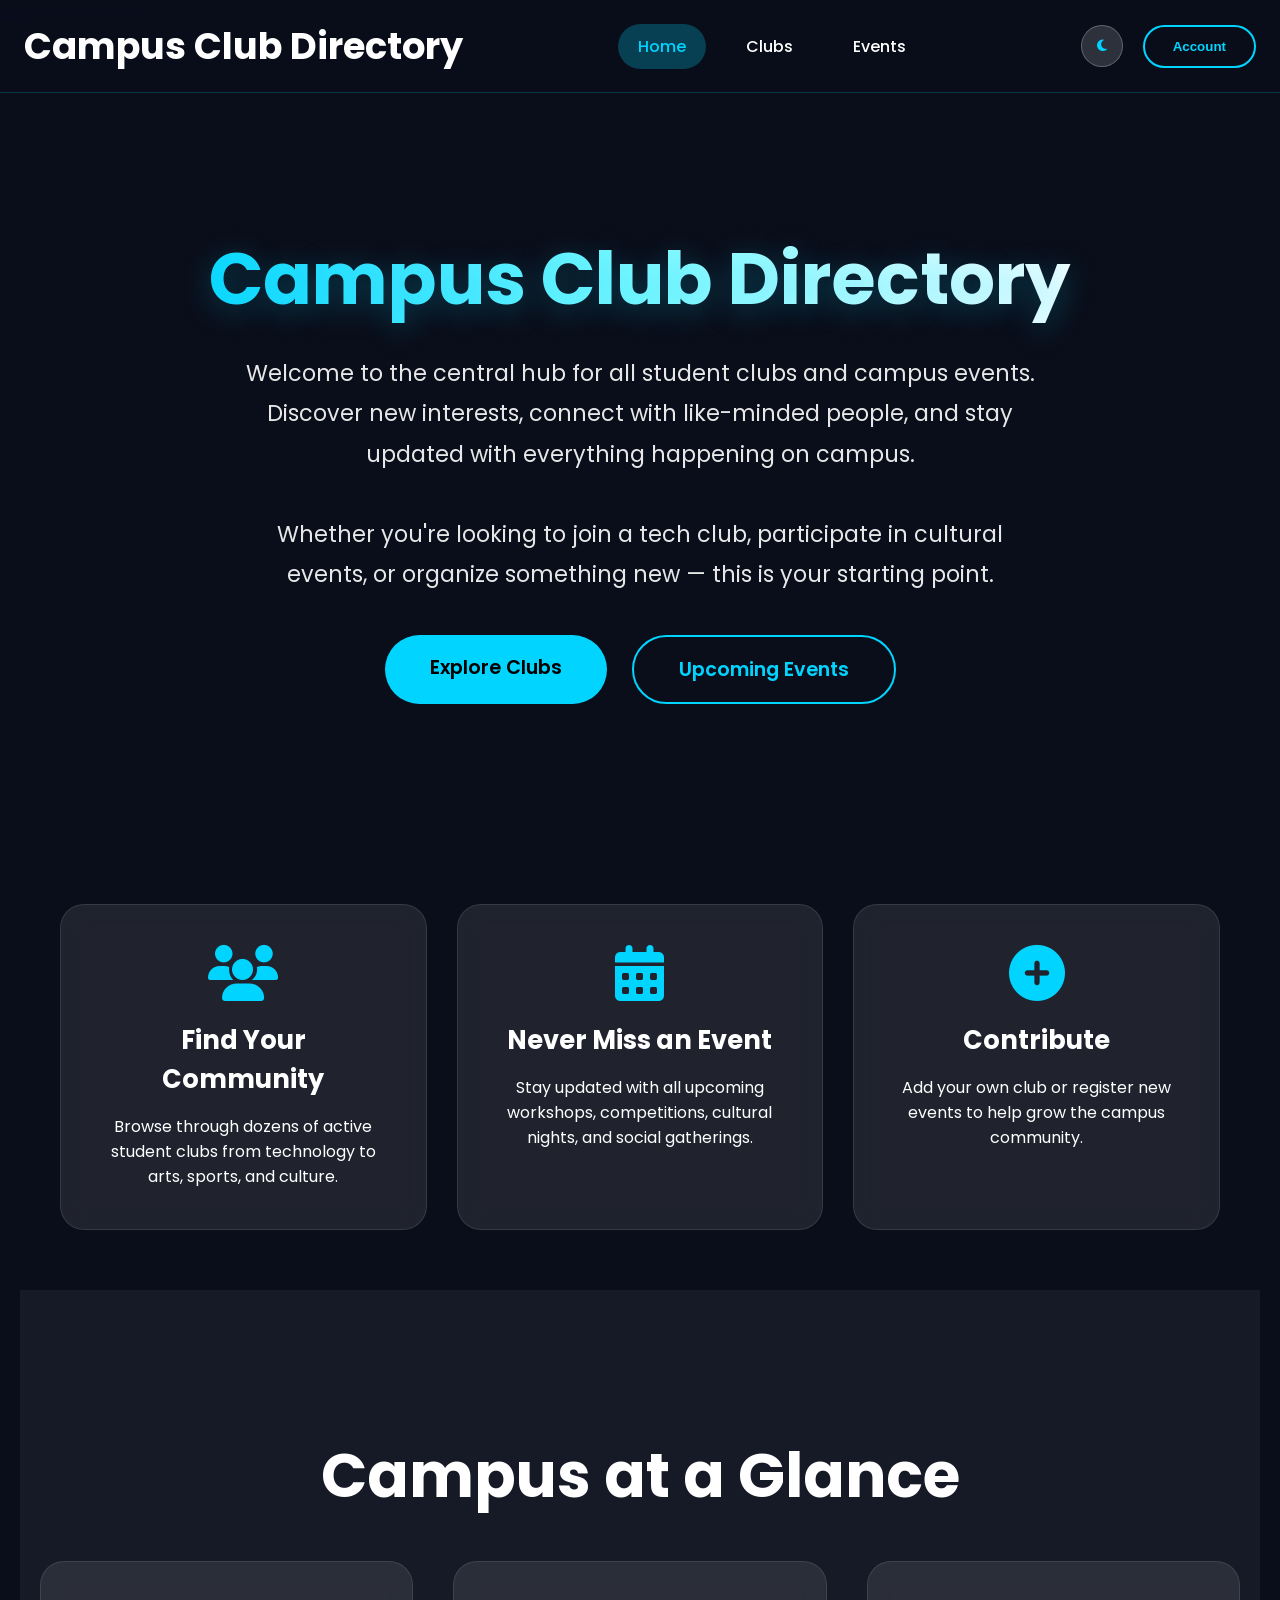
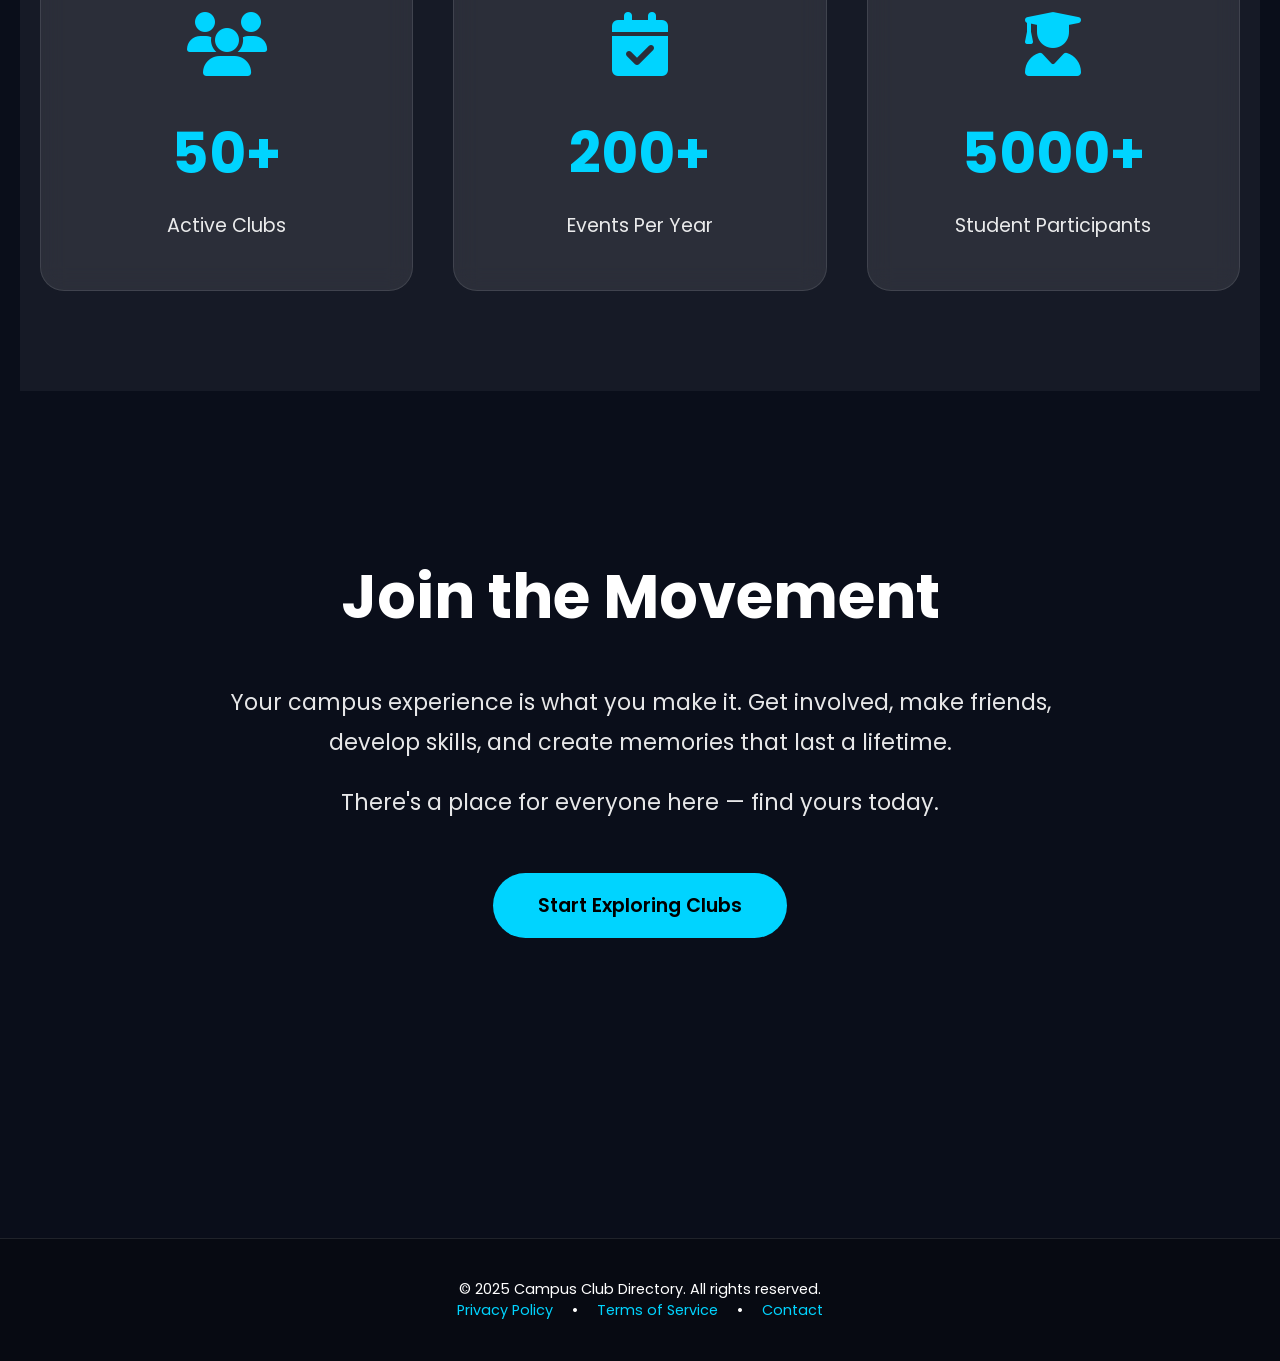
<file: index.html>
<!DOCTYPE html>
<html lang="en">
<head>
  <meta charset="UTF-8" />
  <meta name="viewport" content="width=device-width, initial-scale=1.0"/>
  <title>Campus Club Directory</title>
  <link rel="stylesheet" href="https://cdnjs.cloudflare.com/ajax/libs/font-awesome/6.5.0/css/all.min.css"/>
  <link href="https://fonts.googleapis.com/css2?family=Poppins:wght@400;500;600;700&display=swap" rel="stylesheet">

  <link rel="stylesheet" href="style.css">
</head>
<body>

  <!-- Navigation -->
  <nav>
    <div class="nav-container">
      <div class="logo">Campus Club Directory</div>
      <button class="hamburger" id="hamburger">
        <span></span><span></span><span></span>
      </button>
      
      <div class="nav-links" id="navLinks">
        <a href="index.html" class="active">Home</a>
        <a href="clubs.html">Clubs</a>
        <a href="events.html">Events</a>
      </div>
      <div style="display:flex;align-items:center;gap:20px">
        <button class="icon-btn" id="themeToggle" aria-label="Toggle theme">
          <i class="fas fa-moon"></i>
        </button>
        <button class="account-btn" onclick="openModal('authModal')">Account</button>
        <span class="user-name" id="userWelcome"></span>
      </div>
    </div>
  </nav>

  <div class="mobile-menu" id="mobileMenu">
    <a href="index.html">Home</a>
    <a href="clubs.html">Clubs</a>
    <a href="events.html">Events</a>
  </div>

  <!-- Home Section -->
  <section id="home" class="section active">
    <div class="hero">
      <h1>Campus Club Directory</h1>
      <p>Welcome to the central hub for all student clubs and campus events. Discover new interests, connect with like-minded people, and stay updated with everything happening on campus.</p>
      <p>Whether you're looking to join a tech club, participate in cultural events, or organize something new — this is your starting point.</p>
      <div class="cta-buttons">
        <a class="btn btn-primary" href="clubs.html">Explore Clubs</a>
        <a class="btn btn-outline" href="events.html">Upcoming Events</a>
      </div>
    </div>

    <div class="features">
      <div class="feature-card">
        <i class="fas fa-users"></i>
        <h3>Find Your Community</h3>
        <p>Browse through dozens of active student clubs from technology to arts, sports, and culture.</p>
      </div>
      <div class="feature-card">
        <i class="fas fa-calendar-alt"></i>
        <h3>Never Miss an Event</h3>
        <p>Stay updated with all upcoming workshops, competitions, cultural nights, and social gatherings.</p>
      </div>
      <div class="feature-card">
        <i class="fas fa-plus-circle"></i>
        <h3>Contribute</h3>
        <p>Add your own club or register new events to help grow the campus community.</p>
      </div>
    </div>

    <div class="stats-container">
      <h2>Campus at a Glance</h2>
      <div class="stats-grid">
        <div class="stat-card">
          <i class="fas fa-users"></i>
          <h3>50+</h3>
          <p>Active Clubs</p>
        </div>
        <div class="stat-card">
          <i class="fas fa-calendar-check"></i>
          <h3>200+</h3>
          <p>Events Per Year</p>
        </div>
        <div class="stat-card">
          <i class="fas fa-user-graduate"></i>
          <h3>5000+</h3>
          <p>Student Participants</p>
        </div>
      </div>
    </div>

    <div class="closing-section">
      <h2>Join the Movement</h2>
      <p>Your campus experience is what you make it. Get involved, make friends, develop skills, and create memories that last a lifetime.</p>
      <p>There's a place for everyone here — find yours today.</p>
      <div class="cta-buttons">
        <a class="btn btn-primary" href="clubs.html">Start Exploring Clubs</a>
        
      </div>
    </div>
  </section>

  

  <!-- Club Modal -->
  <div id="clubModal" class="modal">
    <div class="modal-content">
      <span class="close-modal" onclick="closeModal('clubModal')">×</span>
      <h2 id="clubName"></h2>
      <div class="modal-info">
        <p><strong>President:</strong> <span id="clubPresident"></span></p>
        <p><strong>Members:</strong> <span id="clubMembers"></span></p>
        <p><strong>Founded:</strong> <span id="clubFounded"></span></p>
        <p id="clubDesc" style="margin-top:25px"></p>
      </div>
      <div class="social-links">
        <h3>Connect With Us</h3>
        <a href="#" id="clubTelegram" target="_blank"><i class="fab fa-telegram"></i> Join Telegram Channel</a>
        <a href="#" id="clubLinkedin" target="_blank"><i class="fab fa-linkedin"></i> Follow on LinkedIn</a>
      </div>
      <button class="btn btn-primary" style="width:100%;padding:16px;margin-top:20px">Join Club</button>
    </div>
  </div>

  <!-- Event Modal -->
  <div id="eventModal" class="modal">
    <div class="modal-content">
      <span class="close-modal" onclick="closeModal('eventModal')">×</span>
      <h2 id="eventName"></h2>
      <div class="modal-info">
        <p><strong>Date:</strong> <span id="eventDate"></span></p>
        <p><strong>Time:</strong> <span id="eventTime"></span></p>
        <p><strong>Location:</strong> <span id="eventLocation"></span></p>
        <p style="margin-top:20px" id="eventDesc"></p>
      </div>
      <button class="btn btn-primary" style="width:100%;padding:16px;margin-top:25px">RSVP Now</button>
    </div>
  </div>

  <!-- Add Modal -->
  <div id="addModal" class="modal">
    <div class="modal-content">
      <span class="close-modal" onclick="closeModal('addModal')">×</span>
      <h2 id="addModalTitle">Add New Club</h2>
      <form id="addForm">
        <input type="text" id="addName" placeholder="Name" required />
        <textarea id="addDesc" placeholder="Description" required></textarea>
        <input type="text" id="addExtra1" placeholder="President Name / Date" required />
        <input type="text" id="addExtra2" placeholder="Members / Time" />
        <input type="text" id="addExtra3" placeholder="Founded / Location" />
        <select id="addTopic">
          <option value="Technology">Technology</option>
          <option value="Arts">Arts</option>
          <option value="Sports">Sports</option>
          <option value="Culture">Culture</option>
          <option value="Entrepreneurship">Entrepreneurship</option>
          <option value="Environment">Environment</option>
          <option value="Other">Other</option>
        </select>
        <input type="text" id="addTelegram" placeholder="Telegram Link (optional)" />
        <input type="text" id="addLinkedin" placeholder="LinkedIn Link (optional)" />
        <input type="hidden" id="addType" value="club">
        <button type="submit" class="btn btn-primary" style="width:100%;padding:16px;margin-top:15px">Add</button>
      </form>
    </div>
  </div>

  <!-- Auth Modal -->
  <div id="authModal" class="modal">
    <div class="modal-content">
      <span class="close-modal" onclick="closeModal('authModal')">×</span>
      <h2 id="modalTitle">Welcome Back!</h2>
      <form id="authForm">
        <input type="text" id="username" placeholder="Username" required />
        <div id="emailField" style="display:none">
          <input type="email" id="email" placeholder="Email" />
        </div>
        <input type="password" id="password" placeholder="Password" required />
        <button type="submit">Login</button>
      </form>
      <p style="margin-top:20px">
        <a href="#" onclick="switchMode()">Don't have an account? Sign Up</a>
      </p>
    </div>
  </div>

  <!-- Footer -->
  <footer>
    <p>© 2025 Campus Club Directory. All rights reserved.</p>
    <p>
      <a href="#">Privacy Policy</a> • 
      <a href="#">Terms of Service</a> • 
      <a href="#">Contact</a>
    </p>
  </footer>

    <script src="script.js"></script>
</body>
</html>
</file>
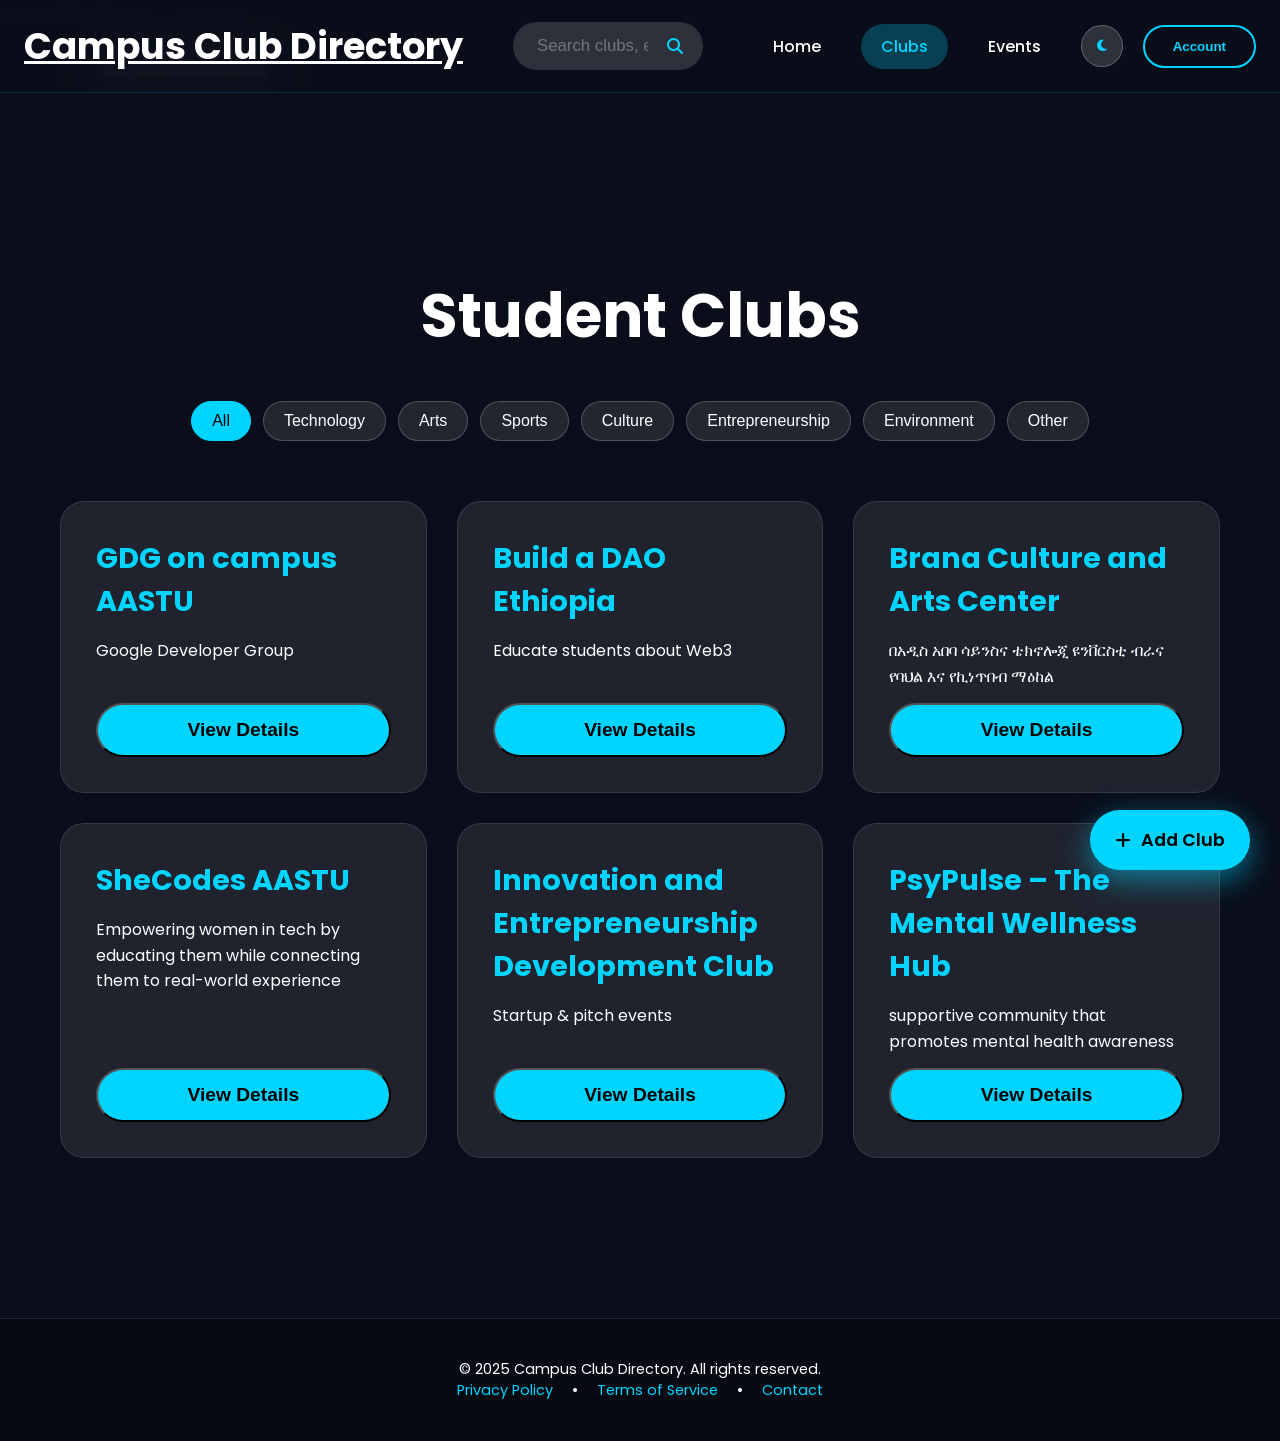
<file: clubs.html>
<!DOCTYPE html>
<html lang="en">
<head>
  <meta charset="UTF-8" />
  <meta name="viewport" content="width=device-width, initial-scale=1.0"/>
  <title>Clubs • Campus Club Directory</title>
  <link rel="stylesheet" href="https://cdnjs.cloudflare.com/ajax/libs/font-awesome/6.5.0/css/all.min.css"/>
  <link href="https://fonts.googleapis.com/css2?family=Poppins:wght@400;500;600;700&display=swap" rel="stylesheet">
  <link rel="stylesheet" href="style.css">
</head>
<body>
  <!-- Navigation -->
  <nav>
    <div class="nav-container">
      <a class="logo" href="index.html">Campus Club Directory</a>
      <button class="hamburger" id="hamburger">
        <span></span><span></span><span></span>
      </button>
      <div class="search-box">
        <input type="text" id="searchInput" placeholder="Search clubs, events..." />
        <i class="fas fa-search search-icon"></i>
      </div>
      <div class="nav-links" id="navLinks">
        <a href="index.html">Home</a>
        <a href="clubs.html" class="active">Clubs</a>
        <a href="events.html">Events</a>
      </div>
      <div style="display:flex;align-items:center;gap:20px">
        <button class="icon-btn" id="themeToggle" aria-label="Toggle theme">
          <i class="fas fa-moon"></i>
        </button>
        <button class="account-btn" onclick="openModal('authModal')">Account</button>
        <span class="user-name" id="userWelcome"></span>
      </div>
    </div>
  </nav>

  <div class="mobile-menu" id="mobileMenu">
    <a href="index.html">Home</a>
    <a href="clubs.html">Clubs</a>
    <a href="events.html">Events</a>
    <div style="margin:30px auto;width:85%">
      <input type="text" id="mobileSearch" placeholder="Search..." />
    </div>
  </div>

  <!-- Clubs Section -->
  <section id="clubs" class="section active">
    <h2>Student Clubs</h2>
    <div class="filter-bar">
      <button class="topic-btn active" data-topic="all">All</button>
      <button class="topic-btn" data-topic="Technology">Technology</button>
      <button class="topic-btn" data-topic="Arts">Arts</button>
      <button class="topic-btn" data-topic="Sports">Sports</button>
      <button class="topic-btn" data-topic="Culture">Culture</button>
      <button class="topic-btn" data-topic="Entrepreneurship">Entrepreneurship</button>
      <button class="topic-btn" data-topic="Environment">Environment</button>
      <button class="topic-btn" data-topic="Other">Other</button>
    </div>
    <div class="cards" id="clubList"></div>
    <div class="add-btn" onclick="openAddModal('club')"><i class="fas fa-plus"></i> Add Club</div>
  </section>

  <!-- Club Modal -->
  <div id="clubModal" class="modal">
    <div class="modal-content">
      <span class="close-modal" onclick="closeModal('clubModal')">×</span>
      <h2 id="clubName"></h2>
      <div class="modal-info">
        <p><strong>President:</strong> <span id="clubPresident"></span></p>
        <p><strong>Members:</strong> <span id="clubMembers"></span></p>
        <p><strong>Founded:</strong> <span id="clubFounded"></span></p>
        <p id="clubDesc" style="margin-top:25px"></p>
      </div>
      <div class="social-links">
        <h3>Connect With Us</h3>
        <a href="#" id="clubTelegram" target="_blank"><i class="fab fa-telegram"></i> Join Telegram Channel</a>
        <a href="#" id="clubLinkedin" target="_blank"><i class="fab fa-linkedin"></i> Follow on LinkedIn</a>
      </div>
      <button class="btn btn-primary" style="width:100%;padding:16px;margin-top:20px">Join Club</button>
    </div>
  </div>

  <!-- Add Modal -->
  <div id="addModal" class="modal">
    <div class="modal-content">
      <span class="close-modal" onclick="closeModal('addModal')">×</span>
      <h2 id="addModalTitle">Add New Club</h2>
      <form id="addForm">
        <input type="text" id="addName" placeholder="Name" required />
        <textarea id="addDesc" placeholder="Description" required></textarea>
        <input type="text" id="addExtra1" placeholder="President Name" required />
        <input type="text" id="addExtra2" placeholder="Members (e.g. 100+)" />
        <input type="text" id="addExtra3" placeholder="Founded Year" />
        <select id="addTopic">
          <option value="Technology">Technology</option>
          <option value="Arts">Arts</option>
          <option value="Sports">Sports</option>
          <option value="Culture">Culture</option>
          <option value="Entrepreneurship">Entrepreneurship</option>
          <option value="Environment">Environment</option>
          <option value="Other">Other</option>
        </select>
        <input type="text" id="addTelegram" placeholder="Telegram Link (optional)" />
        <input type="text" id="addLinkedin" placeholder="LinkedIn Link (optional)" />
        <input type="hidden" id="addType" value="club">
        <button type="submit" class="btn btn-primary" style="width:100%;padding:16px;margin-top:15px">Add</button>
      </form>
    </div>
  </div>

  <!-- Auth Modal -->
  <div id="authModal" class="modal">
    <div class="modal-content">
      <span class="close-modal" onclick="closeModal('authModal')">×</span>
      <h2 id="modalTitle">Welcome Back!</h2>
      <form id="authForm">
        <input type="text" id="username" placeholder="Username" required />
        <div id="emailField" style="display:none">
          <input type="email" id="email" placeholder="Email" />
        </div>
        <input type="password" id="password" placeholder="Password" required />
        <button type="submit">Login</button>
      </form>
      <p style="margin-top:20px">
        <a href="#" onclick="switchMode()">Don't have an account? Sign Up</a>
      </p>
    </div>
  </div>

  <!-- Footer -->
  <footer>
    <p>© 2025 Campus Club Directory. All rights reserved.</p>
    <p>
      <a href="#">Privacy Policy</a> • 
      <a href="#">Terms of Service</a> • 
      <a href="#">Contact</a>
    </p>
  </footer>

  <script src="script.js"></script>
</body>
</html>
</file>
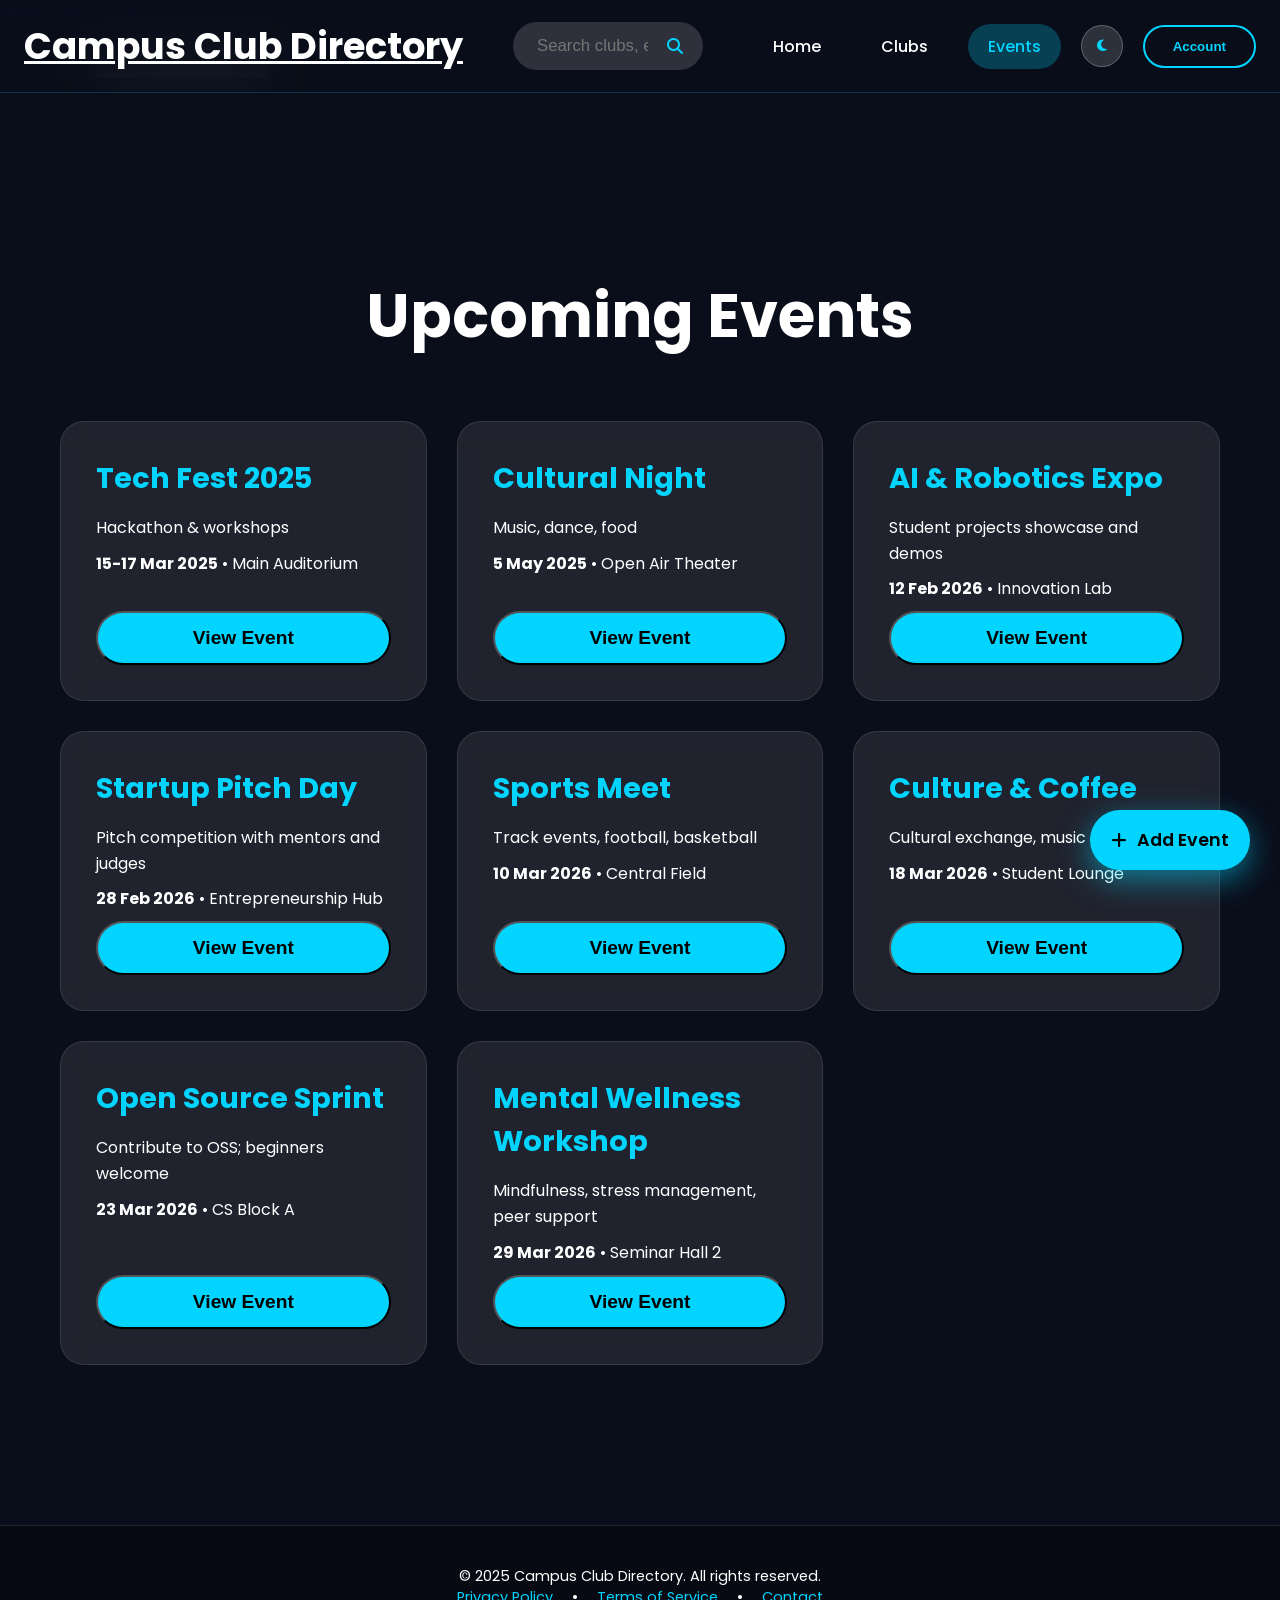
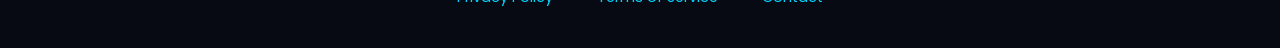
<file: events.html>
<!DOCTYPE html>
<html lang="en">
<head>
  <meta charset="UTF-8" />
  <meta name="viewport" content="width=device-width, initial-scale=1.0"/>
  <title>Events • Campus Club Directory</title>
  <link rel="stylesheet" href="https://cdnjs.cloudflare.com/ajax/libs/font-awesome/6.5.0/css/all.min.css"/>
  <link href="https://fonts.googleapis.com/css2?family=Poppins:wght@400;500;600;700&display=swap" rel="stylesheet">
  <link rel="stylesheet" href="style.css">
</head>
<body>
  <!-- Navigation -->
  <nav>
    <div class="nav-container">
      <a class="logo" href="index.html">Campus Club Directory</a>
      <button class="hamburger" id="hamburger">
        <span></span><span></span><span></span>
      </button>
      <div class="search-box">
        <input type="text" id="searchInput" placeholder="Search clubs, events..." />
        <i class="fas fa-search search-icon"></i>
      </div>
      <div class="nav-links" id="navLinks">
        <a href="index.html">Home</a>
        <a href="clubs.html">Clubs</a>
        <a href="events.html" class="active">Events</a>
      </div>
      <div style="display:flex;align-items:center;gap:20px">
        <button class="icon-btn" id="themeToggle" aria-label="Toggle theme">
          <i class="fas fa-moon"></i>
        </button>
        <button class="account-btn" onclick="openModal('authModal')">Account</button>
        <span class="user-name" id="userWelcome"></span>
      </div>
    </div>
  </nav>

  <div class="mobile-menu" id="mobileMenu">
    <a href="index.html">Home</a>
    <a href="clubs.html">Clubs</a>
    <a href="events.html">Events</a>
    <div style="margin:30px auto;width:85%">
      <input type="text" id="mobileSearch" placeholder="Search..." />
    </div>
  </div>

  <!-- Events Section -->
  <section id="events" class="section active">
    <h2>Upcoming Events</h2>
    <div class="cards" id="eventList"></div>
    <div class="add-btn" onclick="openAddModal('event')"><i class="fas fa-plus"></i> Add Event</div>
  </section>

  <!-- Event Modal -->
  <div id="eventModal" class="modal">
    <div class="modal-content">
      <span class="close-modal" onclick="closeModal('eventModal')">×</span>
      <h2 id="eventName"></h2>
      <div class="modal-info">
        <p><strong>Date:</strong> <span id="eventDate"></span></p>
        <p><strong>Time:</strong> <span id="eventTime"></span></p>
        <p><strong>Location:</strong> <span id="eventLocation"></span></p>
        <p style="margin-top:20px" id="eventDesc"></p>
      </div>
      <button class="btn btn-primary" style="width:100%;padding:16px;margin-top:25px">RSVP Now</button>
    </div>
  </div>

  <!-- Add Modal -->
  <div id="addModal" class="modal">
    <div class="modal-content">
      <span class="close-modal" onclick="closeModal('addModal')">×</span>
      <h2 id="addModalTitle">Register New Event</h2>
      <form id="addForm">
        <input type="text" id="addName" placeholder="Name" required />
        <textarea id="addDesc" placeholder="Description" required></textarea>
        <input type="text" id="addExtra1" placeholder="Date" required />
        <input type="text" id="addExtra2" placeholder="Time" />
        <input type="text" id="addExtra3" placeholder="Location" />
        <!-- hidden topic field remains for JS consistency -->
        <select id="addTopic" style="display:none">
          <option value="Other">Other</option>
        </select>
        <input type="text" id="addTelegram" placeholder="Telegram Link (optional)" />
        <input type="text" id="addLinkedin" placeholder="LinkedIn Link (optional)" />
        <input type="hidden" id="addType" value="event">
        <button type="submit" class="btn btn-primary" style="width:100%;padding:16px;margin-top:15px">Add</button>
      </form>
    </div>
  </div>

  <!-- Auth Modal -->
  <div id="authModal" class="modal">
    <div class="modal-content">
      <span class="close-modal" onclick="closeModal('authModal')">×</span>
      <h2 id="modalTitle">Welcome Back!</h2>
      <form id="authForm">
        <input type="text" id="username" placeholder="Username" required />
        <div id="emailField" style="display:none">
          <input type="email" id="email" placeholder="Email" />
        </div>
        <input type="password" id="password" placeholder="Password" required />
        <button type="submit">Login</button>
      </form>
      <p style="margin-top:20px">
        <a href="#" onclick="switchMode()">Don't have an account? Sign Up</a>
      </p>
    </div>
  </div>

  <!-- Footer -->
  <footer>
    <p>© 2025 Campus Club Directory. All rights reserved.</p>
    <p>
      <a href="#">Privacy Policy</a> • 
      <a href="#">Terms of Service</a> • 
      <a href="#">Contact</a>
    </p>
  </footer>

  <script src="script.js"></script>
</body>
</html>
</file>
<file: style.css>
:root {
  --primary: #00d4ff;
  --dark-bg: #0a0e1a;
  --light-bg: #f8fbff;
  --card-dark: rgba(255,255,255,0.09);
  --card-light: rgba(255,255,255,0.95);
}

* { margin:0; padding:0; box-sizing:border-box; }

body {
  font-family: 'Poppins', sans-serif;
  background: var(--dark-bg);
  color: #fff;
  min-height: 100vh;
  transition: all 0.5s ease;
  display: flex;
  flex-direction: column;
}

body.light {
  background: var(--light-bg);
  color: #1a1a2e;
}


/* Navigation (Flexbox) */

nav {
  position: fixed;
  top: 0; left: 0; right: 0;
  background: rgba(10,14,26,0.94);
  backdrop-filter: blur(20px);
  z-index: 1000;
  padding: 18px 0;
  border-bottom: 1px solid rgba(0,212,255,0.2);
}

body.light nav {
  background: rgba(255,255,255,0.95);
  border-bottom: 1px solid #e0e0e0;
}

.nav-container {
  max-width: 1400px;
  margin: 0 auto;
  padding: 0 24px;
  display: flex;
  align-items: center;
  justify-content: space-between;
  flex-wrap: wrap;
  gap: 20px;
}

.logo {
  font-size: 2.3rem;
  font-weight: 700;
  color: white;
}

body.light .logo { color: #1a1a2e; }

.hamburger {
  display: none;
  flex-direction: column;
  gap: 6px;
  background: none;
  border: none;
  cursor: pointer;
}

.hamburger span {
  width: 28px;
  height: 3px;
  background: white;
  border-radius: 3px;
  transition: 0.4s;
}

body.light .hamburger span { background: #333; }

.hamburger.active span:nth-child(1) { transform: rotate(45deg) translate(8px,8px); }
.hamburger.active span:nth-child(2) { opacity: 0; }
.hamburger.active span:nth-child(3) { transform: rotate(-45deg) translate(7px,-7px); }

.search-box {
  position: relative;
  flex: 1;
  max-width: 500px;
  margin: 0 30px;
}

#searchInput {
  width: 100%;
  padding: 14px 55px 14px 24px;
  border: none;
  border-radius: 50px;
  background: rgba(255,255,255,0.15);
  color: white;
  font-size: 1.05rem;
  outline: none;
}

body.light #searchInput {
  background: rgba(0,122,255,0.1);
  color: #333;
  border: 1px solid #cce5ff;
}

.search-icon {
  position: absolute;
  right: 20px;
  top: 50%;
  transform: translateY(-50%);
  color: var(--primary);
}

.nav-links {
  display: flex;
  gap: 20px;
}

.nav-links a {
  color: white;
  text-decoration: none;
  font-weight: 500;
  padding: 10px 20px;
  border-radius: 30px;
  transition: 0.3s;
  cursor: pointer;
}

body.light .nav-links a { color: #333; }

.nav-links a:hover,
.nav-links a.active {
  background: rgba(0,212,255,0.25);
  color: var(--primary);
}

.nav-right {
  display: flex;
  align-items: center;
  gap: 20px;
}

.account-btn {
  padding: 12px 28px;
  border-radius: 50px;
  font-weight: 600;
  cursor: pointer;
  border: 2px solid var(--primary);
  background: transparent;
  color: var(--primary);
  transition: 0.4s;
}

.account-btn:hover {
  background: var(--primary);
  color: black;
}

.user-name {
  color: var(--primary);
  font-weight: 600;
  font-size: 1.1rem;
  display: none;
}

/* Icon theme toggle button */
.icon-btn {
  width: 42px;
  height: 42px;
  border-radius: 50%;
  background: rgba(255,255,255,0.15);
  color: var(--primary);
  border: 1px solid rgba(255,255,255,0.25);
  display: flex;
  align-items: center;
  justify-content: center;
  cursor: pointer;
  transition: 0.3s ease;
}
.icon-btn:hover {
  transform: translateY(-2px);
  box-shadow: 0 0 0 6px rgba(0,212,255,0.15);
}
body.light .icon-btn {
  background: rgba(0,212,255,0.12);
  border-color: rgba(0,212,255,0.35);
  color: #007a99;
}

/* Mobile menu */
@media (max-width: 968px) {
  .hamburger { display: flex; }
  .nav-links, .search-box { display: none; }

  .mobile-menu {
    position: fixed;
    top: 80px; left: 0; right: 0;
    background: rgba(10,14,26,0.98);
    padding: 30px 0;
    text-align: center;
    transform: translateY(-100%);
    transition: 0.4s;
    z-index: 999;
  }

  body.light .mobile-menu { background: white; }

  .mobile-menu.active { transform: translateY(0); }

  .mobile-menu a {
    display: block;
    padding: 18px;
    color: white;
    font-size: 1.4rem;
    text-decoration: none;
  }

  body.light .mobile-menu a { color: #333; }
}

/* Add button */
.add-btn {
  position: fixed;
  bottom: 30px;
  right: 30px;
  width: 160px;
  height: 60px;
  background: var(--primary);
  color: black;
  border-radius: 50px;
  font-size: 1.1rem;
  font-weight: 600;
  display: flex;
  align-items: center;
  justify-content: center;
  gap: 10px;
  cursor: pointer;
  box-shadow: 0 10px 30px rgba(0,212,255,0.5);
  z-index: 999;
  transition: 0.3s;
}

.add-btn:hover {
  transform: translateY(-5px);
  box-shadow: 0 15px 35px rgba(0,212,255,0.6);
}

@media (max-width: 480px) {
  .add-btn {
    width: calc(100% - 40px);
    left: 20px;
    right: auto;
    font-size: 1rem;
  }
}

/* Main sections */
.section {
  display: none;
  padding: 120px 20px 100px;
  min-height: 100vh;
}

.section.active { display: block; }

/* Smooth page section transition */
@keyframes fadeInUp {
  from { opacity: 0; transform: translateY(8px); }
  to   { opacity: 1; transform: translateY(0); }
}
.section.active { animation: fadeInUp 0.35s ease-out; }
body.light .section.active { animation: fadeInUp 0.35s ease-out; }

/* Hero */
.hero {
  text-align: center;
  padding: 80px 20px 60px;
  max-width: 1000px;
  margin: 0 auto;
}

.hero h1 {
  font-size: 4.5rem;
  margin-bottom: 20px;
  background: linear-gradient(90deg, #00d4ff, #7cf9ff, #ffffff);
  -webkit-background-clip: text;
  background-clip: text;
  color: transparent;
  text-shadow: 0 6px 30px rgba(0,212,255,0.25);
}

body.light .hero h1 { color: rgb(42, 203, 232)}

.hero p {
  font-size: 1.4rem;
  line-height: 1.8;
  max-width: 800px;
  margin: 0 auto 40px;
  opacity: 0.9;
}

.cta-buttons {
  display: flex;
  gap: 25px;
  justify-content: center;
  flex-wrap: wrap;
  margin-bottom: 80px;
}

.btn {
  padding: 18px 45px;
  border-radius: 50px;
  font-size: 1.2rem;
  font-weight: 600;
  text-decoration: none;
  transition: 0.4s;
  min-width: 220px;
  text-align: center;
  cursor: pointer;
}

.btn-primary { background: var(--primary); color: black; }
.btn-outline { border: 2px solid var(--primary); color: var(--primary); background: transparent; }

.btn:hover {
  transform: translateY(-8px);
  box-shadow: 0 15px 35px rgba(0,212,255,0.4);
}

/* Features - Grid */
.features {
  display: grid;
  grid-template-columns: repeat(auto-fit, minmax(300px, 1fr));
  gap: 30px;
  max-width: 1200px;
  margin: 60px auto;
  padding: 0 20px;
}

.feature-card {
  background: var(--card-dark);
  border-radius: 24px;
  padding: 40px;
  text-align: center;
  border: 1px solid rgba(255,255,255,0.1);
  backdrop-filter: blur(12px);
  transition: 0.4s;
}

body.light .feature-card {
  background: var(--card-light);
  border: 1px solid #e0e0e0;
}

.feature-card:hover { transform: translateY(-10px); }

.feature-card i {
  font-size: 3.5rem;
  color: var(--primary);
  margin-bottom: 20px;
}

.feature-card h3 {
  font-size: 1.6rem;
  margin-bottom: 15px;
  color: white;
}

body.light .feature-card h3 { color: #1a1a2e; }

/* Stats - Grid */
.stats-container {
  text-align: center;
  padding: 100px 20px;
  background: rgba(255,255,255,0.05);
}

body.light .stats-container { background: rgba(0,122,255,0.05); }

.stats-container h2 {
  font-size: 2.8rem;
  margin-bottom: 60px;
  color: white;
}

body.light .stats-container h2 { color: #1a1a2e; }

.stats-grid {
  display: grid;
  grid-template-columns: repeat(auto-fit, minmax(250px, 1fr));
  gap: 40px;
  max-width: 1200px;
  margin: 0 auto;
}

.stat-card {
  background: var(--card-dark);
  border-radius: 24px;
  padding: 50px 30px;
  border: 1px solid rgba(255,255,255,0.1);
  backdrop-filter: blur(12px);
  transition: 0.4s;
}

body.light .stat-card {
  background: var(--card-light);
  border: 1px solid #e0e0e0;
  box-shadow: 0 10px 30px rgba(0,0,0,0.1);
}

.stat-card:hover { transform: translateY(-15px); }

.stat-card i {
  font-size: 4rem;
  color: var(--primary);
  margin-bottom: 20px;
}

.stat-card h3 {
  font-size: 3.5rem;
  margin: 15px 0;
  color: var(--primary);
}

.stat-card p {
  font-size: 1.2rem;
  opacity: 0.9;
}

/* Closing section */
.closing-section {
  text-align: center;
  padding: 120px 20px;
  max-width: 900px;
  margin: 0 auto;
}

.closing-section h2 {
  font-size: 3rem;
  margin-bottom: 30px;
  color: white;
}

body.light .closing-section h2 { color: #1a1a2e; }

.closing-section p {
  font-size: 1.4rem;
  line-height: 1.8;
  margin-bottom: 20px;
  opacity: 0.9;
}

.closing-section .cta-buttons {
  margin-top: 50px;
}

/* Cards grid */
.cards {
  display: grid;
  grid-template-columns: repeat(auto-fill, minmax(300px, 1fr));
  gap: 30px;
  max-width: 1200px;
  margin: 60px auto;
  padding: 0 20px;
}

.card {
  background: var(--card-dark);
  border-radius: 24px;
  padding: 35px;
  border: 1px solid rgba(255,255,255,0.1);
  backdrop-filter: blur(12px);
  transition: 0.4s;
  cursor: pointer;
  display: flex;
  flex-direction: column;
}

body.light .card {
  background: var(--card-light);
  border: 1px solid #e0e0e0;
  box-shadow: 0 15px 35px rgba(0,0,0,0.1);
}

.card:hover { transform: translateY(-12px); }

.card h3 {
  color: var(--primary);
  font-size: 1.8rem;
  margin-bottom: 15px;
}
.card .btn { margin-top: auto !important; width: 100%; }

.section h2 {
  text-align: center;
  font-size: 3.8rem;
  margin: 40px 0;
  color: white;
}

body.light .section h2 { color: #1a1a2e; }

/* Topic filter buttons */
.filter-bar {
  text-align: center;
  margin: 30px 0 50px;
  display: flex;
  justify-content: center;
  flex-wrap: wrap;
  gap: 12px;
}

.topic-btn {
  padding: 10px 20px;
  border-radius: 50px;
  background: rgba(255,255,255,0.1);
  border: 1px solid rgba(255,255,255,0.2);
  color: white;
  cursor: pointer;
  font-size: 1rem;
  transition: 0.3s;
}

body.light .topic-btn {
  background: rgba(0,212,255,0.1);
  border: 1px solid rgba(0,212,255,0.3);
  color: #333;
}

.topic-btn.active,
.topic-btn:hover {
  background: var(--primary);
  color: black;
  border-color: var(--primary);
}

/* Stronger selected state in light mode */
body.light .topic-btn.active {
  background: var(--primary);
  color: #000;
  border-color: var(--primary);
  box-shadow: 0 8px 20px rgba(0,212,255,0.35);
}

/* Accessible focus highlighting */
.topic-btn:focus-visible {
  outline: none;
  box-shadow: 0 0 0 3px rgba(0,212,255,0.25);
}

/* Modal */
.modal {
  display: none;
  position: fixed;
  inset: 0;
  background: rgba(10,14,26,0.85);
  backdrop-filter: blur(12px);
  justify-content: center;
  align-items: center;
  z-index: 2000;
  padding: 20px;
}

body.light .modal { background: rgba(255,255,255,0.92); }

.modal.active { display: flex; }

.modal-content {
  background: #0f1422;
  padding: 40px;
  border-radius: 24px;
  width: 90%;
  max-width: 600px;
  max-height: 90vh;
  overflow-y: auto;
  position: relative;
  box-shadow: 0 20px 60px rgba(0,212,255,0.3);
}

body.light .modal-content { background: white; color: #333; }

.close-modal {
  position: absolute;
  top: 20px; right: 25px;
  font-size: 32px;
  cursor: pointer;
  color: #888;
}

.close-modal:hover { color: var(--primary); }

.modal h2 {
  font-size: 2.5rem;
  margin-bottom: 20px;
  color: white;
}

body.light .modal h2 { color: #1a1a2e; }

.modal input, .modal textarea {
  width: 100%;
  padding: 14px;
  margin: 10px 0;
  border-radius: 12px;
  border: none;
  background: rgba(255,255,255,0.1);
  color: white;
  font-size: 1rem;
}

body.light .modal input,
body.light .modal textarea {
  background: #f0f8ff;
  color: #333;
  border: 1px solid #cce5ff;
}

.modal textarea { height: 120px; resize: vertical; }
.modal select {
  width: 100%;
  padding: 14px;
  margin: 10px 0;
  border-radius: 12px;
  border: none;
  background: rgba(255,255,255,0.1);
  color: white;
  font-size: 1rem;
}
body.light .modal select {
  background: #f0f8ff;
  color: #333;
  border: 1px solid #cce5ff;
}

/* Auth form submit button styling */
.modal #authForm button {
  width: 100%;
  padding: 14px;
  border-radius: 12px;
  border: none;
  background: var(--primary);
  color: black;
  font-weight: 600;
  font-size: 1rem;
  transition: transform 0.2s ease, box-shadow 0.2s ease;
  margin-top: 10px;
}
.modal #authForm button:hover {
  transform: translateY(-3px);
  box-shadow: 0 10px 25px rgba(0,212,255,0.35);
}
.modal #authForm button:active {
  transform: translateY(0);
  box-shadow: none;
}

.social-links {
  margin: 25px 0;
  padding: 20px;
  background: rgba(255,255,255,0.05);
  border-radius: 16px;
}

body.light .social-links { background: rgba(0,122,255,0.05); }

.social-links h3 {
  font-size: 1.4rem;
  margin-bottom: 15px;
  color: var(--primary);
}

.social-links a {
  display: block;
  margin: 10px 0;
  color: var(--primary);
  text-decoration: none;
  font-size: 1.1rem;
}

.social-links a:hover { text-decoration: underline; }

/* Footer */
footer {
  margin-top: auto;
  padding: 40px 20px;
  background: rgba(0,0,0,0.3);
  text-align: center;
  font-size: 0.9rem;
  border-top: 1px solid rgba(255,255,255,0.1);
}

body.light footer {
  background: rgba(0,0,0,0.05);
  border-top: 1px solid #e0e0e0;
}

footer a {
  color: var(--primary);
  text-decoration: none;
  margin: 0 15px;
}

footer a:hover { text-decoration: underline; }
</file>
